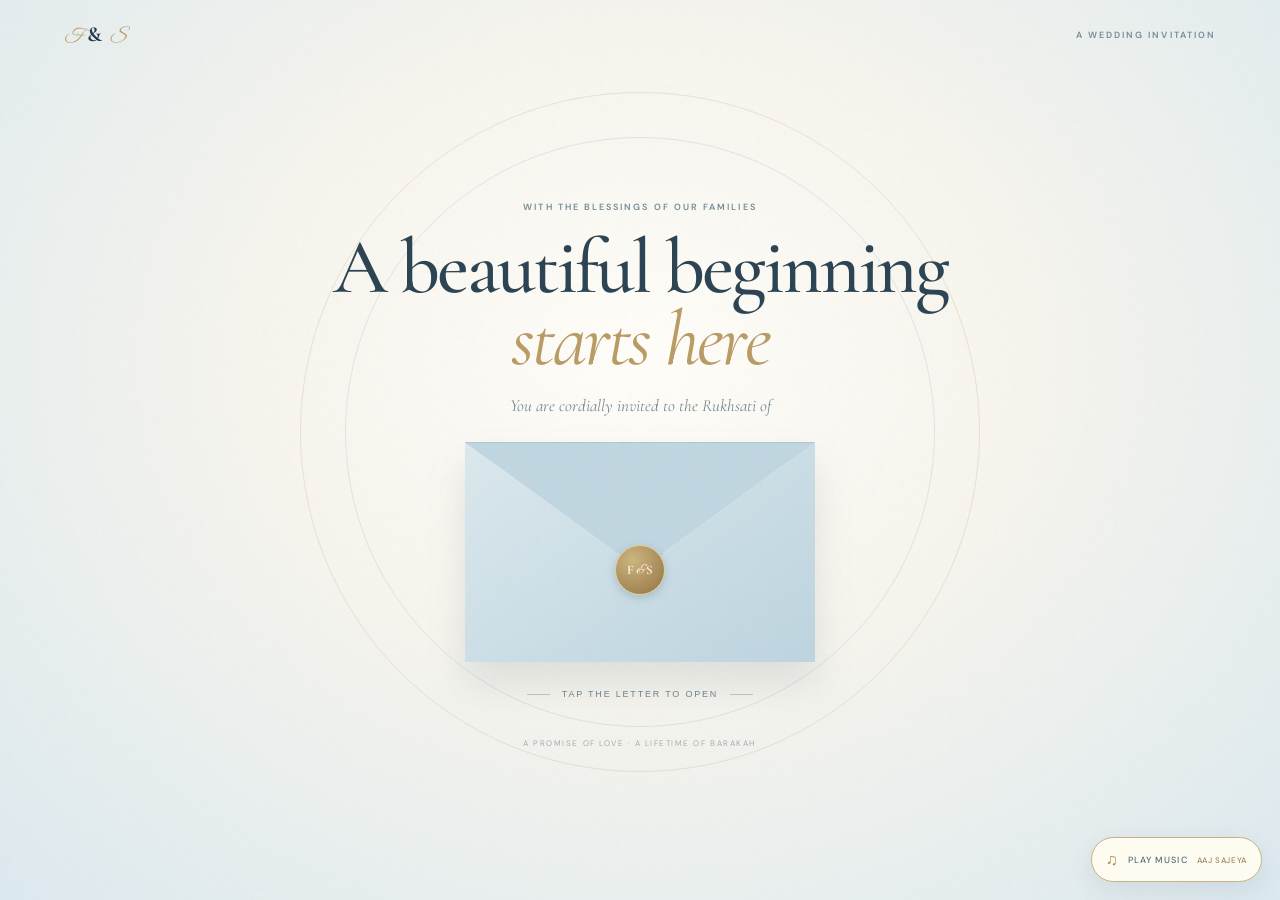
<file: index.html>
<!doctype html>
<html lang="en">
<head>
<meta charset="utf-8"><meta name="viewport" content="width=device-width, initial-scale=1">
<meta name="theme-color" content="#e8f0f4"><title>Dr. Falak & Mahmmad Sarik | Invitation</title>
<link rel="preconnect" href="https://fonts.googleapis.com"><link rel="preconnect" href="https://fonts.gstatic.com" crossorigin>
<link href="https://fonts.googleapis.com/css2?family=Cormorant+Garamond:wght@400;500;600;700&family=DM+Sans:wght@300;400;500;600&family=Great+Vibes&display=swap" rel="stylesheet"><link rel="stylesheet" href="style.css">
</head>
<body class="opening-page">
<div class="glow glow-a"></div><div class="glow glow-b"></div>
<header class="topbar"><span class="brand-mark"><b><i> F </i> & <i> S </i></b></span><span class="topbar-label">A WEDDING INVITATION</span></header>
<main class="opening-layout">
  <p class="eyebrow">WITH THE BLESSINGS OF OUR FAMILIES</p>
  <h1>A beautiful beginning<br><em>starts here</em></h1>
  <p class="subcopy">You are cordially invited to the Rukhsati of</p>
  <div class="envelope-wrap">
    <button class="envelope" id="openLetter" aria-label="Open the invitation letter">
      <span class="envelope-back"></span><span class="letter">
        <span class="letter-kicker">Rukhsati</span><span class="letter-names">Dr. Falak</span>
        <span class="letter-date">31 · OCTOBER · 2026</span>
      </span><span class="flap"></span><span class="envelope-front"></span><span class="wax">F<span>& </span> S</span>
    </button>
  </div>
  <button class="tap-open" id="tapOpen"><span></span> TAP THE LETTER TO OPEN <span></span></button>
  <p class="small-blessing">A PROMISE OF LOVE · A LIFETIME OF BARAKAH</p>
</main>
<script>
const letter=document.getElementById('openLetter');
function openLetter(){if(letter.classList.contains('opened'))return;letter.classList.add('opened');document.querySelector('.tap-open').textContent='OPENING YOUR INVITATION…';setTimeout(()=>{window.location.href='invitation.html'},850)}
letter.addEventListener('click',openLetter);document.getElementById('tapOpen').addEventListener('click',openLetter);
</script>

<audio id="weddingMusic" preload="none" loop>
  <source src="aaj-sajeya.mp3" type="audio/mpeg">
</audio>
<button class="music-control" id="musicControl" type="button" aria-label="Play wedding music">
  <span class="music-icon">♫</span><span id="musicLabel">PLAY MUSIC</span><span class="music-status" id="musicStatus">AAJ SAJEYA</span>
</button>
<script>
(() => {
  const audio = document.getElementById('weddingMusic');
  const button = document.getElementById('musicControl');
  const label = document.getElementById('musicLabel');
  const status = document.getElementById('musicStatus');
  if (!audio || !button) return;
  // Try autoplay when each page opens. Many browsers require the guest to tap Play Music.
  audio.volume = 0.55;
  audio.play().then(() => {
    button.classList.add('playing');
    label.textContent = 'PAUSE MUSIC';
    button.setAttribute('aria-label', 'Pause wedding music');
  }).catch(() => {
    label.textContent = 'PLAY MUSIC';
    status.textContent = 'AAJ SAJEYA';
  });
  button.addEventListener('click', async () => {
    if (audio.paused) {
      try {
        await audio.play();
        button.classList.add('playing');
        label.textContent = 'PAUSE MUSIC';
        status.textContent = 'NOW PLAYING';
        button.setAttribute('aria-label', 'Pause wedding music');
      } catch (e) {
        label.textContent = 'ADD MP3 FILE';
        status.textContent = 'CHECK FILE';
      }
    } else {
      audio.pause();
      button.classList.remove('playing');
      label.textContent = 'PLAY MUSIC';
      status.textContent = 'AAJ SAJEYA';
      button.setAttribute('aria-label', 'Play wedding music');
      
  }
  });
})();
</script>

</body></html>
</file>
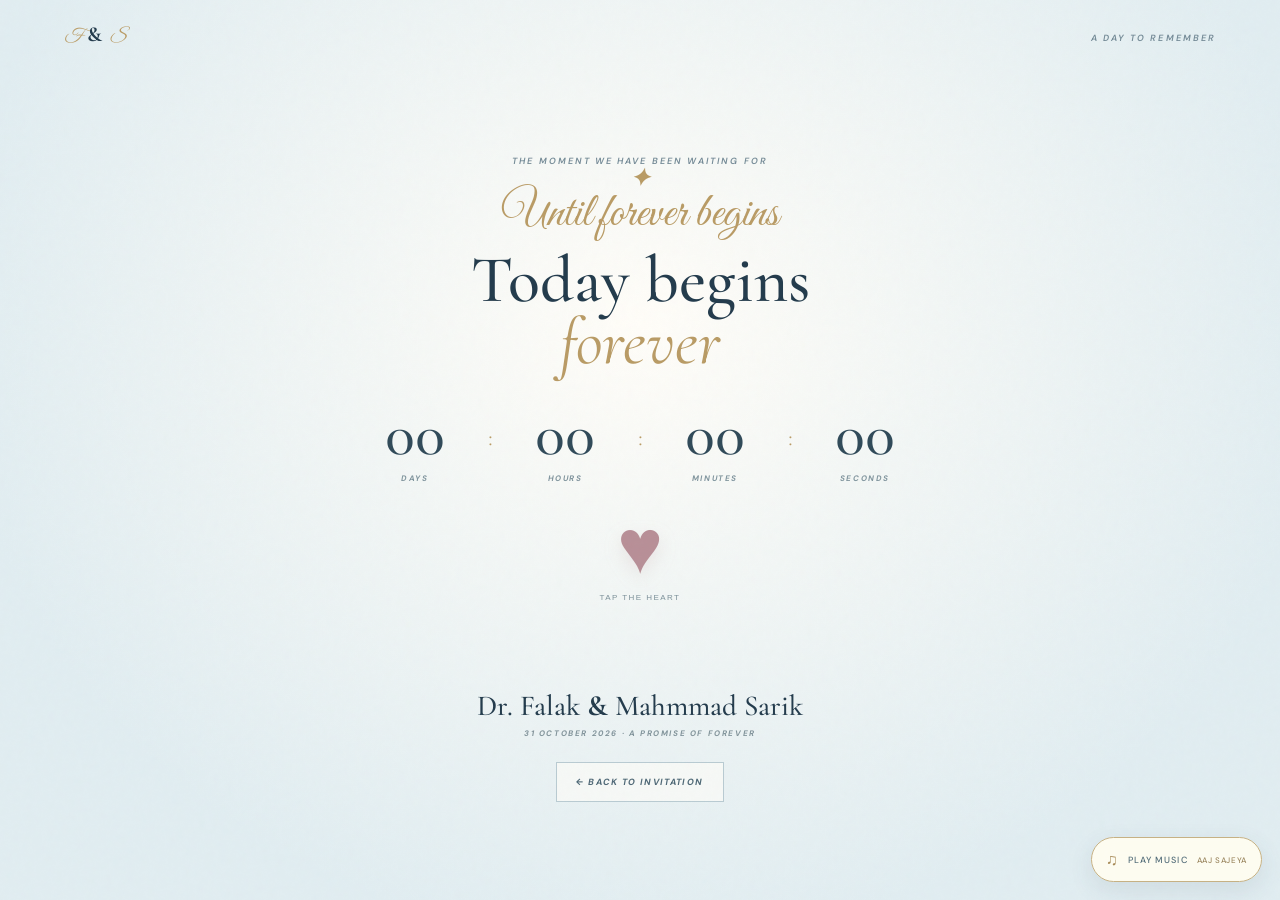
<file: countdown.html>
<!doctype html>
<html lang="en">
<head><meta charset="utf-8"><meta name="viewport" content="width=device-width, initial-scale=1"><meta name="theme-color" content="#e8f0f4"><title>Until Forever | Falak & mahmmad Sarik</title>
<link rel="preconnect" href="https://fonts.googleapis.com"><link rel="preconnect" href="https://fonts.gstatic.com" crossorigin><link href="https://fonts.googleapis.com/css2?family=Cormorant+Garamond:wght@400;500;600;700&family=DM+Sans:wght@300;400;500;600&family=Great+Vibes&display=swap" rel="stylesheet"><link rel="stylesheet" href="style.css"></head>
<body class="countdown-page">
<header class="topbar"><a class="brand-mark" href="index.html"><b><i> F </i> & <i> S</a><span class="topbar-label">A DAY TO REMEMBER</span></header>
<main class="count-layout">
  <div class="moon-ornament">✦</div>
  <p class="eyebrow">THE MOMENT WE HAVE BEEN WAITING FOR</p>
  <p class="script">Until forever begins</p>
  <h1>Counting down to<br><em>Rukhsati</em></h1>
  <div class="countdown" aria-live="polite"><div><strong id="days">00</strong><span>DAYS</span></div><b>:</b><div><strong id="hours">00</strong><span>HOURS</span></div><b>:</b><div><strong id="minutes">00</strong><span>MINUTES</span></div><b>:</b><div><strong id="seconds">00</strong><span>SECONDS</span></div></div>
  <button class="heart-button" id="heartButton" aria-label="Reveal a special message"><span class="heart">♥</span><span class="heart-hint">TAP THE HEART</span></button>
  <p class="heart-message" id="heartMessage">May Allah bless our union with endless happiness, barakah and love.</p>
  <div class="signature">Dr. Falak <b>&</b>  Mahmmad Sarik</div><p class="final-date">31 OCTOBER 2026 · A PROMISE OF FOREVER</p>
  <a class="next-page" href="invitation.html">← BACK TO INVITATION</a>
</main>
<script src="script.js"></script>

<audio id="weddingMusic" preload="none" loop>
  <source src="aaj-sajeya.mp3" type="audio/mpeg">
</audio>
<button class="music-control" id="musicControl" type="button" aria-label="Play wedding music">
  <span class="music-icon">♫</span><span id="musicLabel">PLAY MUSIC</span><span class="music-status" id="musicStatus">AAJ SAJEYA</span>
</button>
<script>
(() => {
  const audio = document.getElementById('weddingMusic');
  const button = document.getElementById('musicControl');
  const label = document.getElementById('musicLabel');
  const status = document.getElementById('musicStatus');
  if (!audio || !button) return;
  // Try autoplay when each page opens. Many browsers require the guest to tap Play Music.
  audio.volume = 0.55;
  audio.play().then(() => {
    button.classList.add('playing');
    label.textContent = 'PAUSE MUSIC';
    button.setAttribute('aria-label', 'Pause wedding music');
  }).catch(() => {
    label.textContent = 'PLAY MUSIC';
    status.textContent = 'AAJ SAJEYA';
  });
  button.addEventListener('click', async () => {
    if (audio.paused) {
      try {
        await audio.play();
        button.classList.add('playing');
        label.textContent = 'PAUSE MUSIC';
        status.textContent = 'NOW PLAYING';
        button.setAttribute('aria-label', 'Pause wedding music');
      } catch (e) {
        label.textContent = 'ADD MP3 FILE';
        status.textContent = 'CHECK FILE';
      }
    } else {
      audio.pause();
      button.classList.remove('playing');
      label.textContent = 'PLAY MUSIC';
      status.textContent = 'AAJ SAJEYA';
      button.setAttribute('aria-label', 'Play wedding music');
    }
  });
})();
</script>

</body></html>
</file>
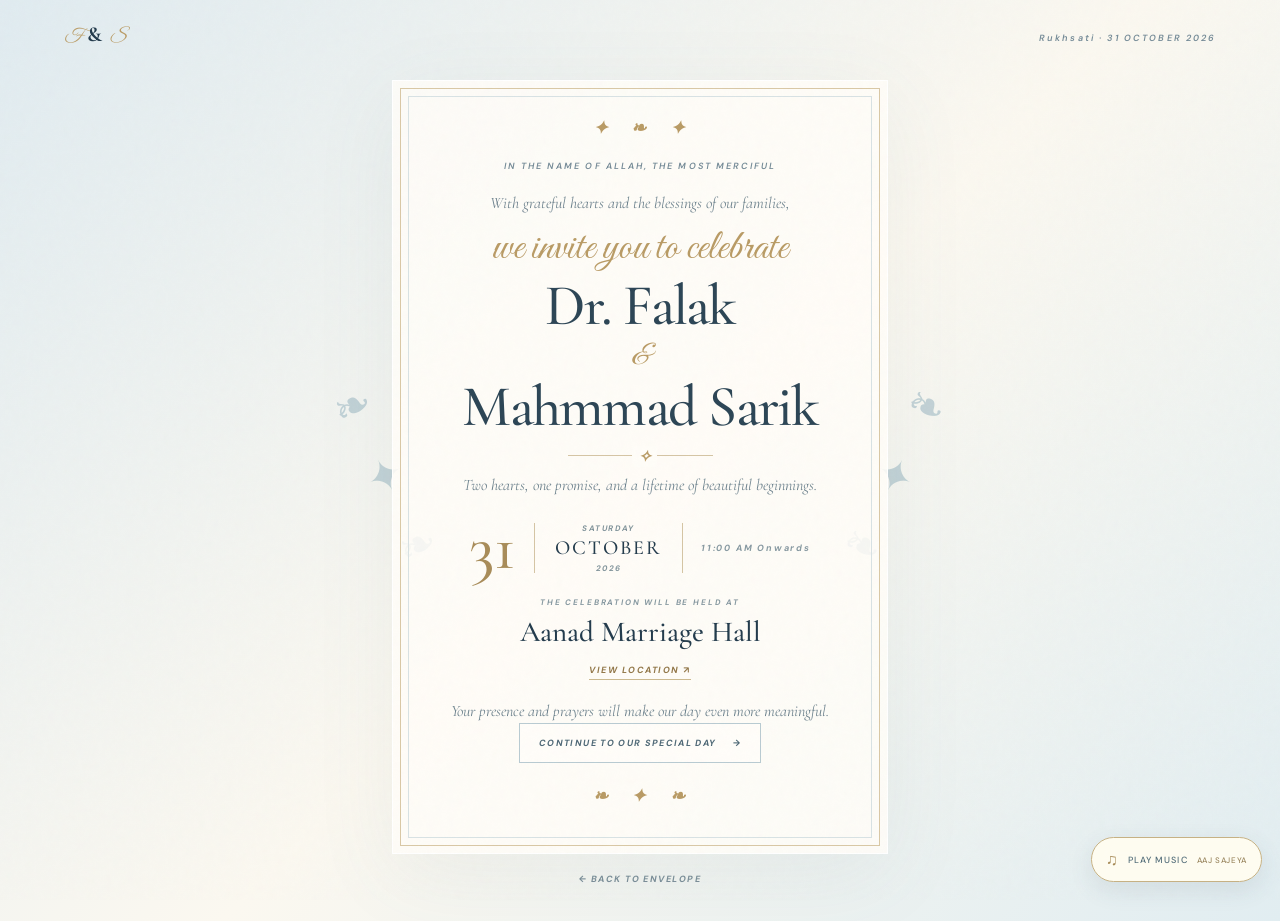
<file: invitation.html>
<!doctype html>
<html lang="en">
<head><meta charset="utf-8"><meta name="viewport" content="width=device-width, initial-scale=1"><meta name="theme-color" content="#e8f0f4"><title>The Rukhsati Invitation | Falak & Mahmmad Sarik</title>
<link rel="preconnect" href="https://fonts.googleapis.com"><link rel="preconnect" href="https://fonts.gstatic.com" crossorigin><link href="https://fonts.googleapis.com/css2?family=Cormorant+Garamond:wght@400;500;600;700&family=DM+Sans:wght@300;400;500;600&family=Great+Vibes&display=swap" rel="stylesheet"><link rel="stylesheet" href="style.css"></head>
<body class="invite-page">
<header class="topbar"><a class="brand-mark" href="index.html"><b><i> F </i> & <i> S</a><span class="topbar-label">Rukhsati · 31 OCTOBER 2026</span></header>
<main class="invite-layout">
  <div class="botanical botanical-left">❧<br>✦<br>❧</div><div class="botanical botanical-right">❧<br>✦<br>❧</div>
  <article class="invite-card">
    <div class="ornament">✦　❧　✦</div>
    <p class="eyebrow">IN THE NAME OF ALLAH, THE MOST MERCIFUL</p>
    <p class="invite-intro">With grateful hearts and the blessings of our families,</p>
    <p class="script">we invite you to celebrate</p>
    <h1>Dr. Falak</h1><div class="ampersand">&</div><h1>Mahmmad Sarik</h1>
    <div class="gold-rule"><span>✧</span></div>
    <p class="verse">Two hearts, one promise, and a lifetime of beautiful beginnings.</p>
    <div class="date-panel"><div class="day">31</div><div class="month-year"><span>SATURDAY</span><strong>OCTOBER</strong><span>2026</span></div><div class="event-type"><b>11:00 AM Onwards</b></div></div>
    <p class="venue-kicker">THE CELEBRATION WILL BE HELD AT</p><h2>Aanad Marriage Hall</h2>
    <a class="map-link" href="https://www.google.com/maps/search/?api=1&query=Aanad+Marriage+Hall" target="_blank" rel="noopener">VIEW LOCATION ↗</a>
    <p class="blessing">Your presence and prayers will make our day even more meaningful.</p>
   
    <a class="next-page" href="countdown.html">CONTINUE TO OUR SPECIAL DAY <span>→</span></a>
     <div class="ornament bottom-ornament">❧　✦　❧</div>
  </article>
  <a class="back-link" href="index.html">← BACK TO ENVELOPE</a>
</main>

<audio id="weddingMusic" preload="none" loop>
  <source src="aaj-sajeya.mp3" type="audio/mpeg">
</audio>
<button class="music-control" id="musicControl" type="button" aria-label="Play wedding music">
  <span class="music-icon">♫</span><span id="musicLabel">PLAY MUSIC</span><span class="music-status" id="musicStatus">AAJ SAJEYA</span>
</button>
<script>
(() => {
  const audio = document.getElementById('weddingMusic');
  const button = document.getElementById('musicControl');
  const label = document.getElementById('musicLabel');
  const status = document.getElementById('musicStatus');
  if (!audio || !button) return;
  // Try autoplay when each page opens. Many browsers require the guest to tap Play Music.
  audio.volume = 0.55;
  audio.play().then(() => {
    button.classList.add('playing');
    label.textContent = 'PAUSE MUSIC';
    button.setAttribute('aria-label', 'Pause wedding music');
  }).catch(() => {
    label.textContent = 'PLAY MUSIC';
    status.textContent = 'AAJ SAJEYA';
  });
  button.addEventListener('click', async () => {
    if (audio.paused) {
      try {
        await audio.play();
        button.classList.add('playing');
        label.textContent = 'PAUSE MUSIC';
        status.textContent = 'NOW PLAYING';
        button.setAttribute('aria-label', 'Pause wedding music');
      } catch (e) {
        label.textContent = 'ADD MP3 FILE';
        status.textContent = 'CHECK FILE';
      }
    } else {
      audio.pause();
      button.classList.remove('playing');
      label.textContent = 'PLAY MUSIC';
      status.textContent = 'AAJ SAJEYA';
      button.setAttribute('aria-label', 'Play wedding music');
    }
  });
})();
</script>

</body></html>
</file>
<file: style.css>
:root{--ink:#233b4c;--muted:#748a97;--blue:#dce9ef;--blue2:#b9d0dc;--paper:#fbf8f0;--gold:#b99b65;--serif:"Cormorant Garamond",Georgia,serif;--sans:"DM Sans",Arial,sans-serif;--script:"Great Vibes",cursive}
*{box-sizing:border-box}html{min-height:100%;background:var(--paper)}body{margin:0;min-height:100vh;color:var(--ink);font-family:var(--sans);font-weight:300;overflow-x:hidden}
body:before{content:"";position:fixed;inset:0;pointer-events:none;z-index:5;opacity:.15;background-image:url("data:image/svg+xml,%3Csvg viewBox='0 0 180 180' xmlns='http://www.w3.org/2000/svg'%3E%3Cfilter id='n'%3E%3CfeTurbulence type='fractalNoise' baseFrequency='.7' numOctaves='3' stitchTiles='stitch'/%3E%3C/filter%3E%3Crect width='100%25' height='100%25' filter='url(%23n)' opacity='.15'/%3E%3C/svg%3E")}
a{color:inherit}.topbar{position:absolute;z-index:6;top:0;left:0;width:100%;display:flex;align-items:center;justify-content:space-between;padding:22px clamp(20px,5vw,70px)}.brand-mark{font:600 21px var(--serif);letter-spacing:.03em;text-decoration:none}.brand-mark i{font:italic 18px var(--script);color:var(--gold)}.topbar-label,.eyebrow{font-size:9px;letter-spacing:.23em;font-weight:600;color:#758b97}.eyebrow{line-height:1.8;margin:0 0 17px}
.opening-page{background:radial-gradient(ellipse at 50% 40%,#fffdf8 0,#f6f4ed 42%,#dce9ef 100%);display:flex;justify-content:center;align-items:center;text-align:center;position:relative;padding:100px 20px 45px;min-height:100svh}.glow{position:absolute;border:1px solid #b99b653b;border-radius:50%;width:min(82vw,680px);aspect-ratio:1;top:48%;left:50%;transform:translate(-50%,-50%)}.glow-b{width:min(72vw,590px);border-color:#9bbbc94d}
.opening-layout{position:relative;z-index:1;width:min(100%,680px);display:flex;flex-direction:column;align-items:center}.opening-layout h1{font:500 clamp(44px,8vw,78px)/.92 var(--serif);letter-spacing:-.035em;margin:0;color:#2b4352}.opening-layout h1 em,.count-layout h1 em{font-weight:400;color:var(--gold)}.subcopy{font:italic 17px var(--serif);color:var(--muted);margin:20px 0 26px}
.envelope-wrap{perspective:1000px}.envelope{width:min(76vw,350px);height:220px;position:relative;border:0;background:transparent;cursor:pointer;filter:drop-shadow(0 22px 18px #526d7b26);transition:transform .35s}.envelope:hover{transform:translateY(-4px)}.envelope-back{position:absolute;inset:0;background:#c8dce5;border:1px solid #adc6d2;border-radius:3px}
.letter{position:absolute;left:7%;right:7%;top:7%;height:86%;background:#fffdf7;display:flex;flex-direction:column;align-items:center;justify-content:center;box-shadow:0 2px 10px #718b961a;transition:transform .85s cubic-bezier(.2,.8,.2,1);padding:10px}.letter-kicker{font-size:8px;letter-spacing:.22em;color:#899ba2}.letter-names{font:500 29px/1.02 var(--serif);margin:11px 0;color:#314b5b}.letter-names i{font:italic 22px var(--script);color:var(--gold)}.letter-date{font-size:8px;letter-spacing:.2em;color:#82949b}
.flap{position:absolute;inset:0;background:#c0d6e0;clip-path:polygon(0 0,100% 0,50% 58%);transform-origin:top;transition:transform .7s;z-index:4;border-top:1px solid #a9c3cf}.envelope-front{position:absolute;inset:0;background:linear-gradient(145deg,#dbe8ed,#bdd4df);clip-path:polygon(0 0,50% 58%,100% 0,100% 100%,0 100%);z-index:3}.wax{position:absolute;z-index:5;top:58%;left:50%;transform:translate(-50%,-50%);width:50px;height:50px;border-radius:50%;display:flex;align-items:center;justify-content:center;gap:2px;background:radial-gradient(circle at 35% 28%,#cdb57f,#927343);color:#fff8e9;font:600 13px var(--serif);border:1px solid #e3ce9c;box-shadow:0 3px 8px #52697545;transition:opacity .2s}.wax span{font:italic 13px var(--script)}.envelope.opened .flap{transform:rotateX(180deg);z-index:1}.envelope.opened .letter{transform:translateY(-90px);z-index:5}.envelope.opened .wax{opacity:0}
.tap-open{display:flex;align-items:center;gap:12px;background:none;border:0;margin-top:22px;color:#6d8591;font-size:9px;letter-spacing:.2em;cursor:pointer}.tap-open span{width:23px;height:1px;background:#b9c9cf}.small-blessing{font-size:8px;letter-spacing:.19em;color:#91a0a5;margin-top:38px}
.invite-page{background:linear-gradient(135deg,#e0ebf0,#fbf8f0 52%,#e1edf1);min-height:100svh;padding:80px 18px 36px;display:flex;justify-content:center}.invite-layout{position:relative;width:min(100%,760px);display:flex;align-items:center;flex-direction:column}.invite-card{position:relative;text-align:center;width:100%;padding:35px clamp(20px,5vw,58px) 28px;background:#fffdf8d9;border:1px solid white;box-shadow:0 20px 80px #627e8c13;outline:1px solid #d9c8a5;outline-offset:-9px;animation:rise .8s ease both}.invite-card:before{content:"";position:absolute;inset:15px;border:1px solid #d8e2e4;pointer-events:none}.ornament{position:relative;color:var(--gold);font-size:18px;letter-spacing:.15em;margin-bottom:18px}.invite-intro,.verse,.blessing{font:italic 16px/1.5 var(--serif);color:#6e838e;max-width:400px;margin:0 auto}.script{font:400 43px/1.2 var(--script);color:var(--gold);margin:8px 0 5px}.event-label,.venue-kicker{font-size:8px;letter-spacing:.23em;color:#8799a1;margin:13px 0 7px}.invite-card h1{font:500 clamp(39px,7vw,58px)/.9 var(--serif);letter-spacing:-.03em;margin:0;color:#2c4555}.ampersand{font:italic 29px var(--script);color:var(--gold);margin:6px 0}.gold-rule{width:145px;margin:22px auto 17px;border-top:1px solid #d5c5a4;position:relative}.gold-rule span{position:absolute;top:-10px;left:calc(50% - 8px);background:#fffdf8;padding:0 6px;color:var(--gold)}.date-panel{display:flex;align-items:center;justify-content:center;gap:18px;margin:23px auto 22px}.day{font:500 65px/.85 var(--serif);color:#a88c59}.month-year{display:flex;flex-direction:column;gap:3px;border-left:1px solid #d5c5a4;border-right:1px solid #d5c5a4;padding:0 20px}.month-year span{font-size:8px;letter-spacing:.18em;color:#82949b}.month-year strong{font:500 20px var(--serif);letter-spacing:.1em}.event-type{font-size:9px;letter-spacing:.2em;color:#8799a1}.invite-card h2{font:500 29px var(--serif);margin:0 0 8px}.map-link{font-size:9px;letter-spacing:.17em;color:#927748;text-decoration:none;border-bottom:1px solid #cbb98f;padding-bottom:3px}.blessing{margin-top:21px}.bottom-ornament{margin:21px 0 17px}.next-page{position:relative;z-index:2;display:inline-flex;align-items:center;gap:16px;text-decoration:none;border:1px solid #b9cbd2;padding:13px 19px;font-size:9px;letter-spacing:.15em;color:#4e6876;background:#fffdf89c;transition:background .25s,transform .25s}.next-page:hover{background:#e7f0f3;transform:translateY(-2px)}.back-link{margin-top:19px;font-size:9px;letter-spacing:.16em;color:#7a8e98;text-decoration:none}.botanical{position:absolute;top:35%;font:45px/1.7 var(--serif);color:#a8c0c9;opacity:.65}.botanical-left{left:-5%;transform:rotate(-25deg)}.botanical-right{right:-5%;transform:rotate(25deg)}
.countdown-page{background:radial-gradient(ellipse at 50% 36%,#fffdf8,#e1edf1 76%);min-height:100svh}.count-layout{min-height:100svh;padding:110px 20px 55px;display:flex;flex-direction:column;align-items:center;justify-content:center;text-align:center;position:relative}.moon-ornament{position:absolute;top:18%;font-size:24px;color:var(--gold);animation:twinkle 3s ease-in-out infinite}.count-layout>.script{font-size:48px;margin:0 0 6px}.count-layout h1{font:500 clamp(40px,7vw,66px)/.94 var(--serif);margin:0 0 32px}.countdown{display:flex;align-items:center;justify-content:center;gap:clamp(7px,2.8vw,25px);margin:0 auto 24px}.countdown div{display:flex;flex-direction:column;gap:7px;min-width:clamp(48px,10vw,95px)}.countdown strong{font:500 clamp(35px,7vw,61px)/1 var(--serif);font-variant-numeric:tabular-nums;color:#304a59}.countdown span{font-size:8px;letter-spacing:.2em;color:#81959e}.countdown b{font:300 25px var(--serif);font-weight:300;color:var(--gold);transform:translateY(-7px)}.heart-button{border:0;background:transparent;display:flex;flex-direction:column;align-items:center;cursor:pointer;margin:0 auto 6px;position:relative}.heart{font-size:77px;line-height:1;color:#b88f97;filter:drop-shadow(0 7px 9px #b88f972e);animation:pulse 1.8s infinite;transition:transform .3s,color .3s}.heart-button:hover .heart,.heart-button.revealed .heart{transform:scale(1.13);color:#a87481}.heart-hint{font-size:8px;letter-spacing:.18em;color:#7d919a;margin-top:8px}.heart-message{font:italic 18px var(--serif);color:#6e838e;max-width:380px;line-height:1.5;min-height:28px;opacity:0;transform:translateY(8px);transition:.4s;margin:0}.heart-message.visible{opacity:1;transform:translateY(0)}.signature{font:500 29px var(--serif);margin:25px 0 5px}.signature i{font:italic 23px var(--script);color:var(--gold)}.final-date{font-size:8px;letter-spacing:.2em;color:#82949b;margin:0 0 24px}
@keyframes rise{from{opacity:0;transform:translateY(16px)}to{opacity:1;transform:translateY(0)}}@keyframes pulse{0%,100%{transform:scale(1)}50%{transform:scale(1.08)}}@keyframes twinkle{0%,100%{opacity:.45;transform:scale(.95)}50%{opacity:1;transform:scale(1.1)}}
@media(max-width:600px){.topbar{padding:17px 18px}.topbar-label{font-size:7px;letter-spacing:.16em}.opening-layout h1{font-size:51px}.envelope{height:195px;width:min(82vw,320px)}.invite-page{padding:72px 10px 25px}.invite-card{padding:29px 17px 23px}.invite-card:before{inset:13px}.invite-intro,.verse,.blessing{font-size:15px}.invite-card h1{font-size:43px}.script{font-size:39px}.date-panel{gap:11px}.day{font-size:58px}.month-year{padding:0 13px}.month-year strong{font-size:18px}.botanical{font-size:30px;top:38%}.botanical-left{left:-2%}.botanical-right{right:-2%}.count-layout{padding-top:100px}.count-layout>.script{font-size:40px}.count-layout h1{font-size:45px}.countdown{gap:5px}.countdown div{min-width:48px}.countdown span{font-size:6px;letter-spacing:.13em}.countdown b{font-size:19px}.heart-message{font-size:16px}}
@media(prefers-reduced-motion:reduce){*,*:before,*:after{animation-duration:.01ms!important;animation-iteration-count:1!important;transition-duration:.01ms!important}}


.music-control{position:fixed;right:18px;bottom:18px;z-index:20;display:flex;align-items:center;gap:9px;padding:11px 14px;border:1px solid #c6b184;border-radius:999px;background:#fffdf0eF;color:#536d79;box-shadow:0 8px 25px #3c56651c;font:500 9px var(--sans);letter-spacing:.12em;cursor:pointer;backdrop-filter:blur(10px);transition:transform .2s,background .2s}
.music-control:hover{transform:translateY(-2px);background:#fff}.music-control .music-icon{font-size:16px;color:#a68a57}.music-control.playing .music-icon{animation:musicSpin 3s linear infinite}.music-status{font-size:8px;color:#9a865f;letter-spacing:.08em}
@keyframes musicSpin{to{transform:rotate(360deg)}}
@media(max-width:600px){.music-control{right:12px;bottom:12px;padding:10px 12px}.music-status{display:none}}
</file>
